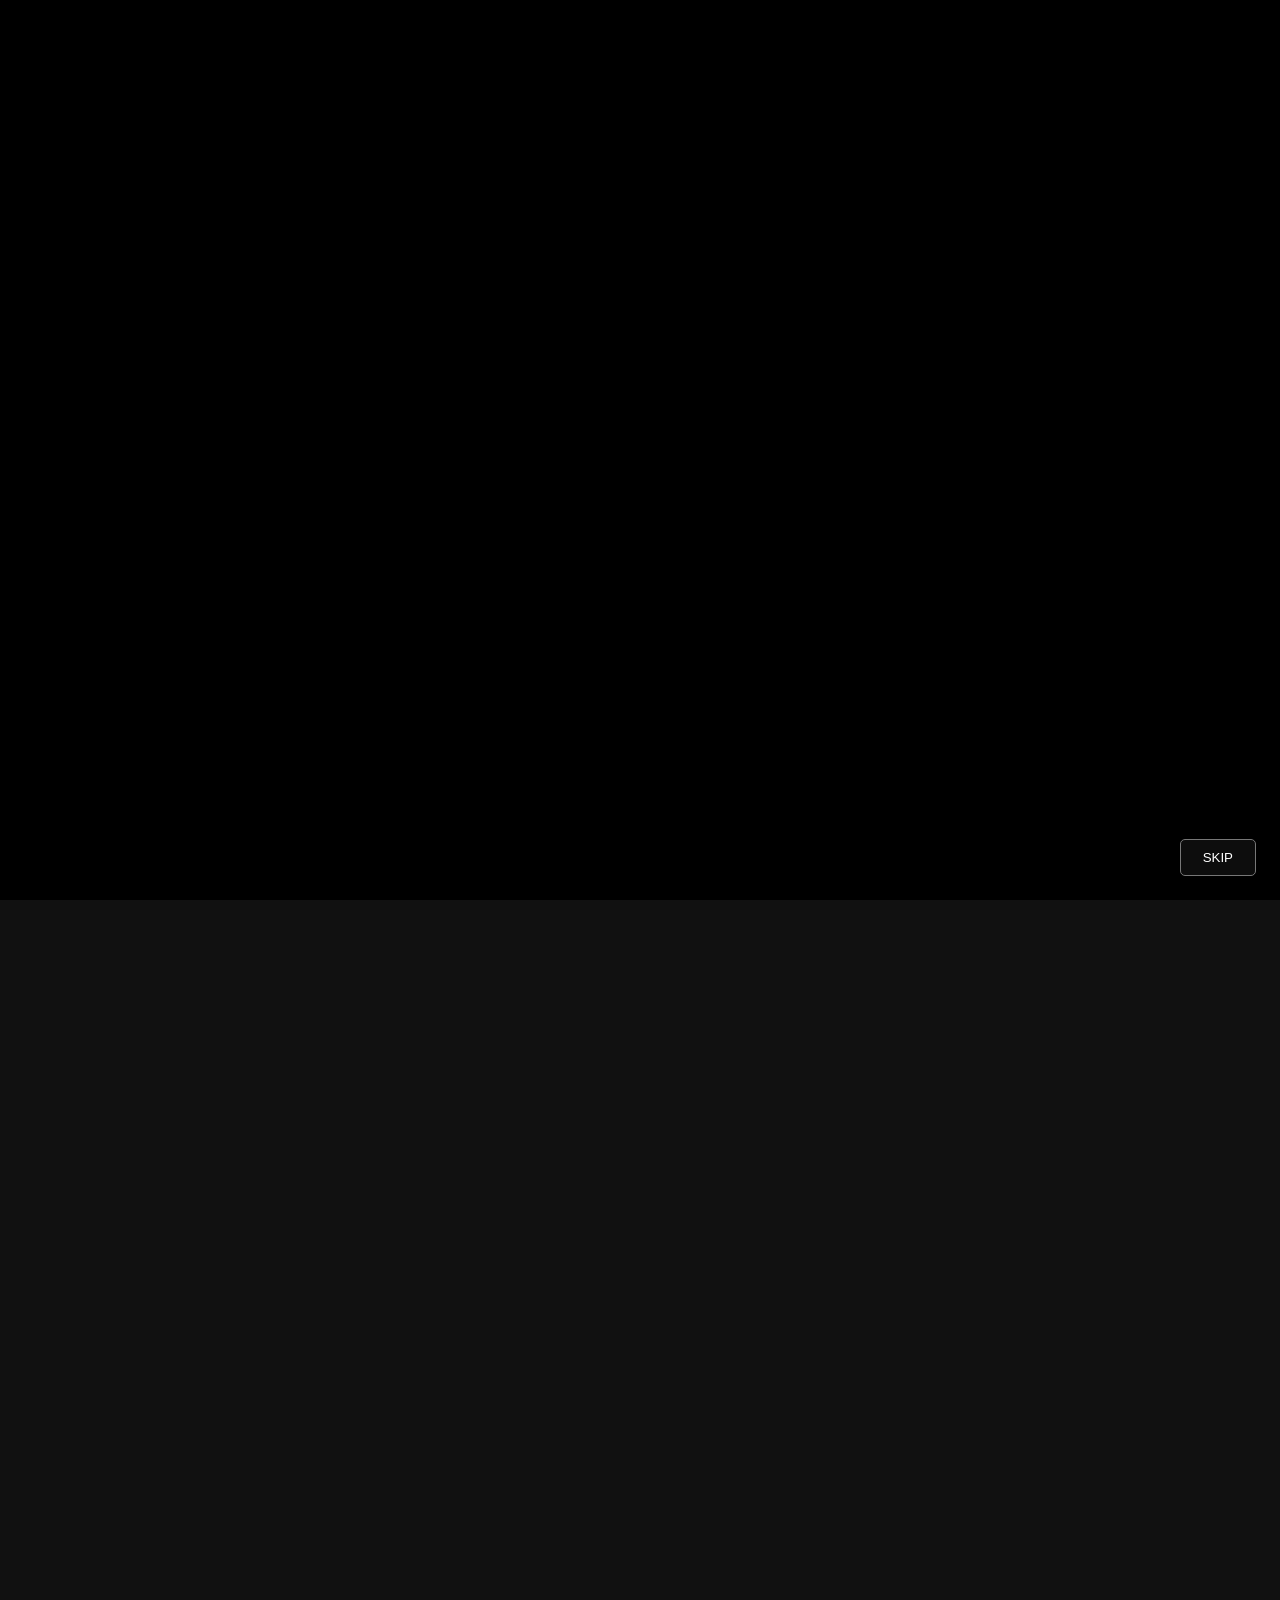
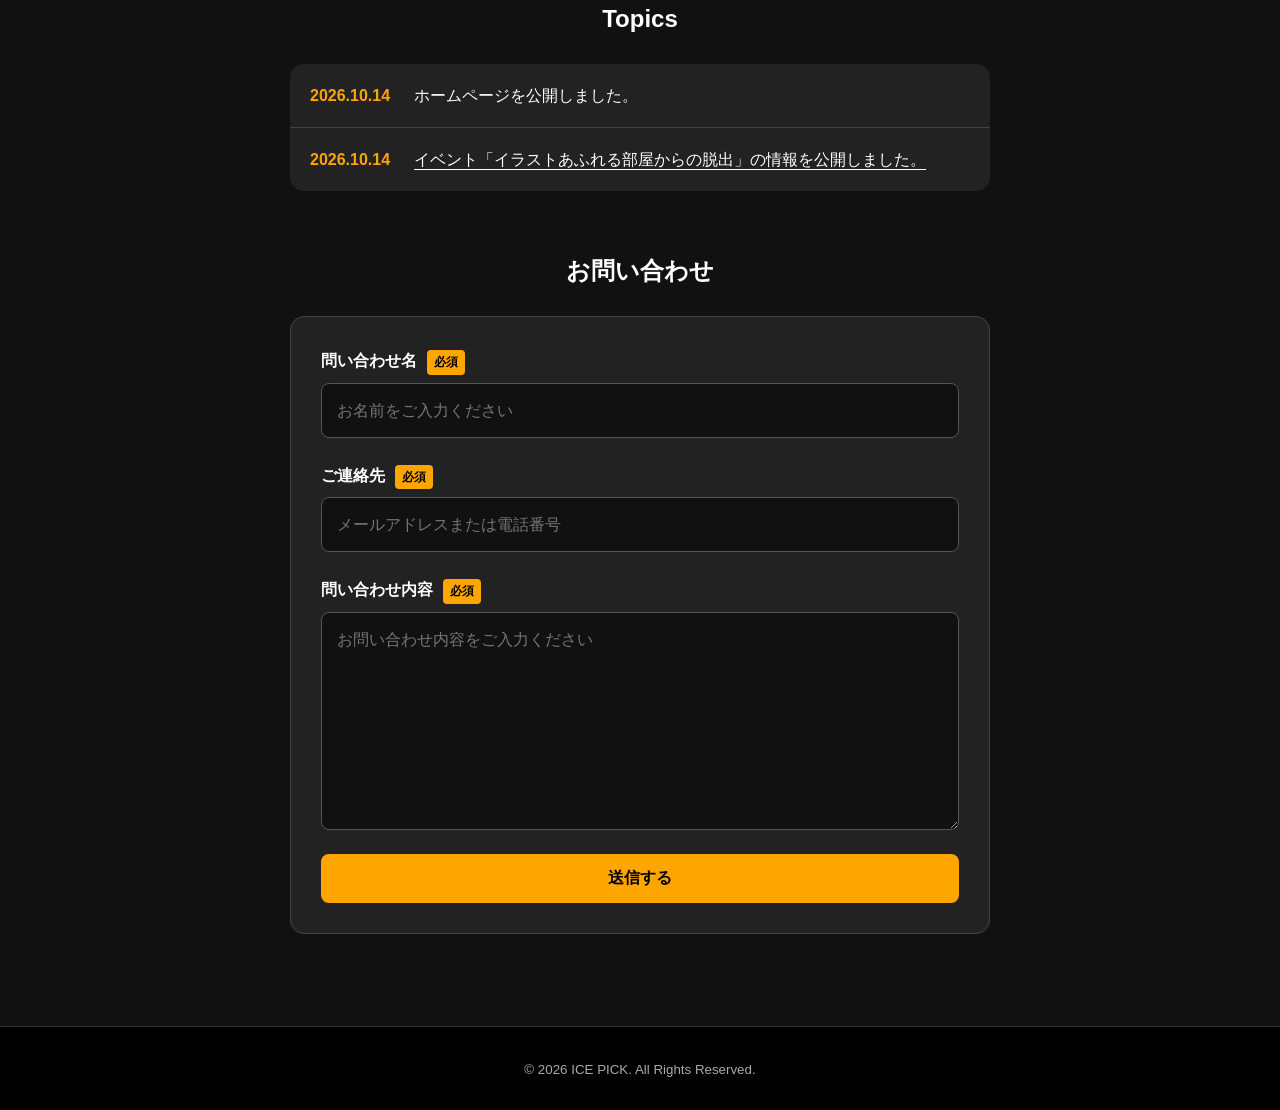
<file: index.html>
<!doctype html>
<html lang="ja">
<head>
    <meta charset="utf-8">
    <meta name="viewport" content="width=device-width, initial-scale=1">
    <title>ホーム | ICE PICK</title>
    <link rel="stylesheet" href="css/style.css">
</head>
<body>
    <!-- 初回アクセス時に表示するウェルカム動画です。 -->
    <div id="welcome-screen" class="welcome-screen" aria-label="ICE PICK ウェルカム動画">
        <video id="welcome-video" class="welcome-video" autoplay muted playsinline preload="auto">
            <source src="videos/welcome.mp4" type="video/mp4">
        </video>
        <button id="welcome-skip" class="welcome-skip" type="button">SKIP</button>
    </div>

    <!-- 共通ヘッダーの表示場所です。 -->
    <div id="common-header"></div>

    <!-- ホームページの主要コンテンツです。 -->
    <main class="content">
        <!-- 最新イベントの見出し専用スライド領域です。 -->
        <div class="latest-title-slide latest-intro-pending">
            <h1 class="latest-event-title">最新イベント</h1>
        </div>

        <!-- 最新イベントカード専用スライド領域です。 -->
        <div class="latest-card-slide latest-intro-pending">
            <article class="card latest-event-card">
                <a href="event1.html">
                    <img src="images/event1.jpg" alt="イラストあふれる部屋からの脱出">
                    <h2>詳細を見る</h2>
                </a>
            </article>
        </div>

        <section class="news-section scroll-reveal scroll-reveal-right" id="news">
            <h2 class="latest-news-title">Topics</h2>

            <div class="news-list">
                <article class="news-item">
                    <time datetime="2026-10-14">2026.10.14</time>
                    <p>ホームページを公開しました。</p>
                </article>

                <article class="news-item">
                    <time datetime="2026-10-14">2026.10.14</time>
                    <a href="event1.html" class="news-link">イベント「イラストあふれる部屋からの脱出」の情報を公開しました。</a>
                </article>
            </div>
        </section>

        <section class="contact-section scroll-reveal scroll-reveal-up">
            <h2 class="contact-title">お問い合わせ</h2>

            <form class="contact-form">
                <div class="form-group">
                    <label for="home-contact-name">問い合わせ名 <span class="required-label">必須</span></label>
                    <input id="home-contact-name" name="contact-name" type="text" placeholder="お名前をご入力ください" required>
                </div>

                <div class="form-group">
                    <label for="home-contact-address">ご連絡先 <span class="required-label">必須</span></label>
                    <input id="home-contact-address" name="contact-address" type="text" placeholder="メールアドレスまたは電話番号" required>
                </div>

                <div class="form-group">
                    <label for="home-contact-message">問い合わせ内容 <span class="required-label">必須</span></label>
                    <textarea id="home-contact-message" name="contact-message" rows="7" placeholder="お問い合わせ内容をご入力ください" required></textarea>
                </div>

                <button class="contact-submit" type="submit">送信する</button>
                <p class="form-message" aria-live="polite"></p>
            </form>
        </section>
    </main>

    <!-- 共通フッターの表示場所です。 -->
    <div id="common-footer"></div>

    <!-- JavaScriptを読み込みます。 -->
    <script src="js/header.js"></script>
    <script src="js/footer.js"></script>
    <script src="js/contact-form.js"></script>
    <script src="js/welcome.js"></script>
    <script src="js/scroll-animation.js"></script>
</body>
</html>
</file>
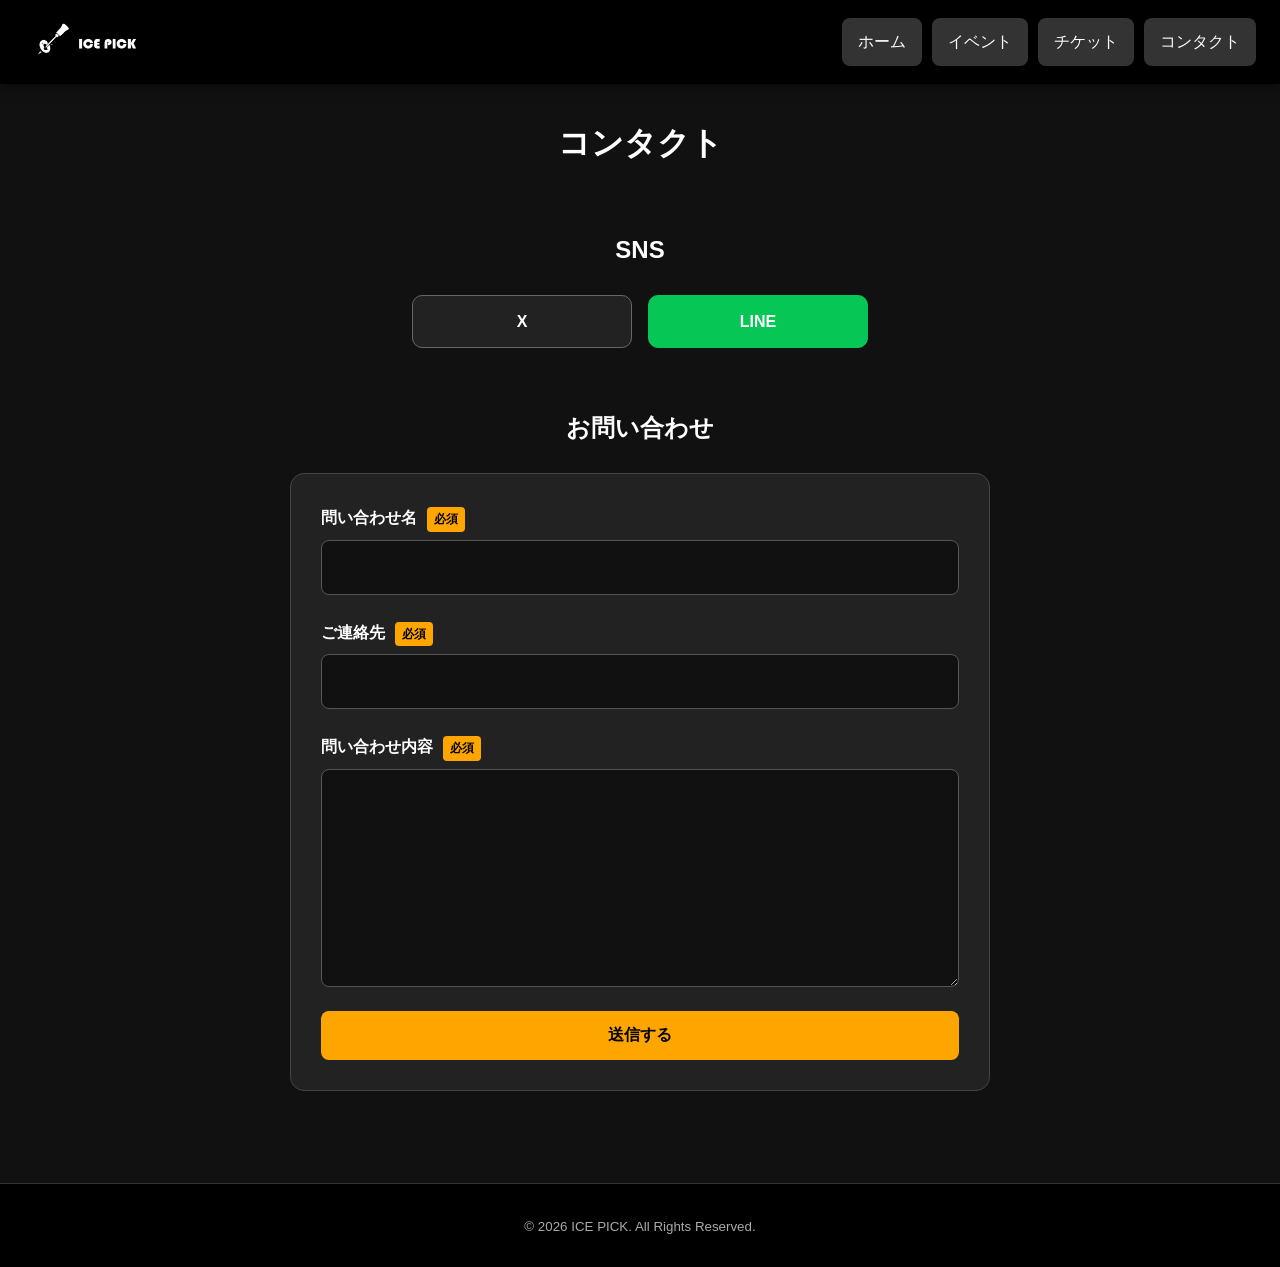
<file: contact.html>
<!doctype html>
<html lang="ja">
<head>
    <meta charset="utf-8">
    <meta name="viewport" content="width=device-width, initial-scale=1">
    <title>コンタクト | ICE PICK</title>
    <link rel="stylesheet" href="css/style.css">
</head>
<body>
    <div id="common-header"></div>
    <main class="content">
        <h1 class="page-title">コンタクト</h1>
        <section class="social-section">
            <h2 class="social-title">SNS</h2>
            <div class="social-buttons">
                <a class="social-button x-button" href="https://x.com/" target="_blank" rel="noopener noreferrer">X</a>
                <a class="social-button line-button" href="https://line.me/" target="_blank" rel="noopener noreferrer">LINE</a>
            </div>
        </section>
        <section class="contact-section">
            <h2 class="contact-title">お問い合わせ</h2>
            <form class="contact-form">
                <div class="form-group"><label for="contact-name">問い合わせ名 <span class="required-label">必須</span></label><input id="contact-name" name="contact-name" type="text" required></div>
                <div class="form-group"><label for="contact-address">ご連絡先 <span class="required-label">必須</span></label><input id="contact-address" name="contact-address" type="text" required></div>
                <div class="form-group"><label for="contact-message">問い合わせ内容 <span class="required-label">必須</span></label><textarea id="contact-message" name="contact-message" rows="7" required></textarea></div>
                <button class="contact-submit" type="submit">送信する</button>
                <p class="form-message" aria-live="polite"></p>
            </form>
        </section>
    </main>
    <div id="common-footer"></div>
    <script src="js/header.js"></script>
    <script src="js/footer.js"></script>
    <script src="js/contact-form.js"></script>
<!-- スクロール演出です。 -->
 <script src="js/scroll-animation.js"></script>
</body>
</html>
</file>
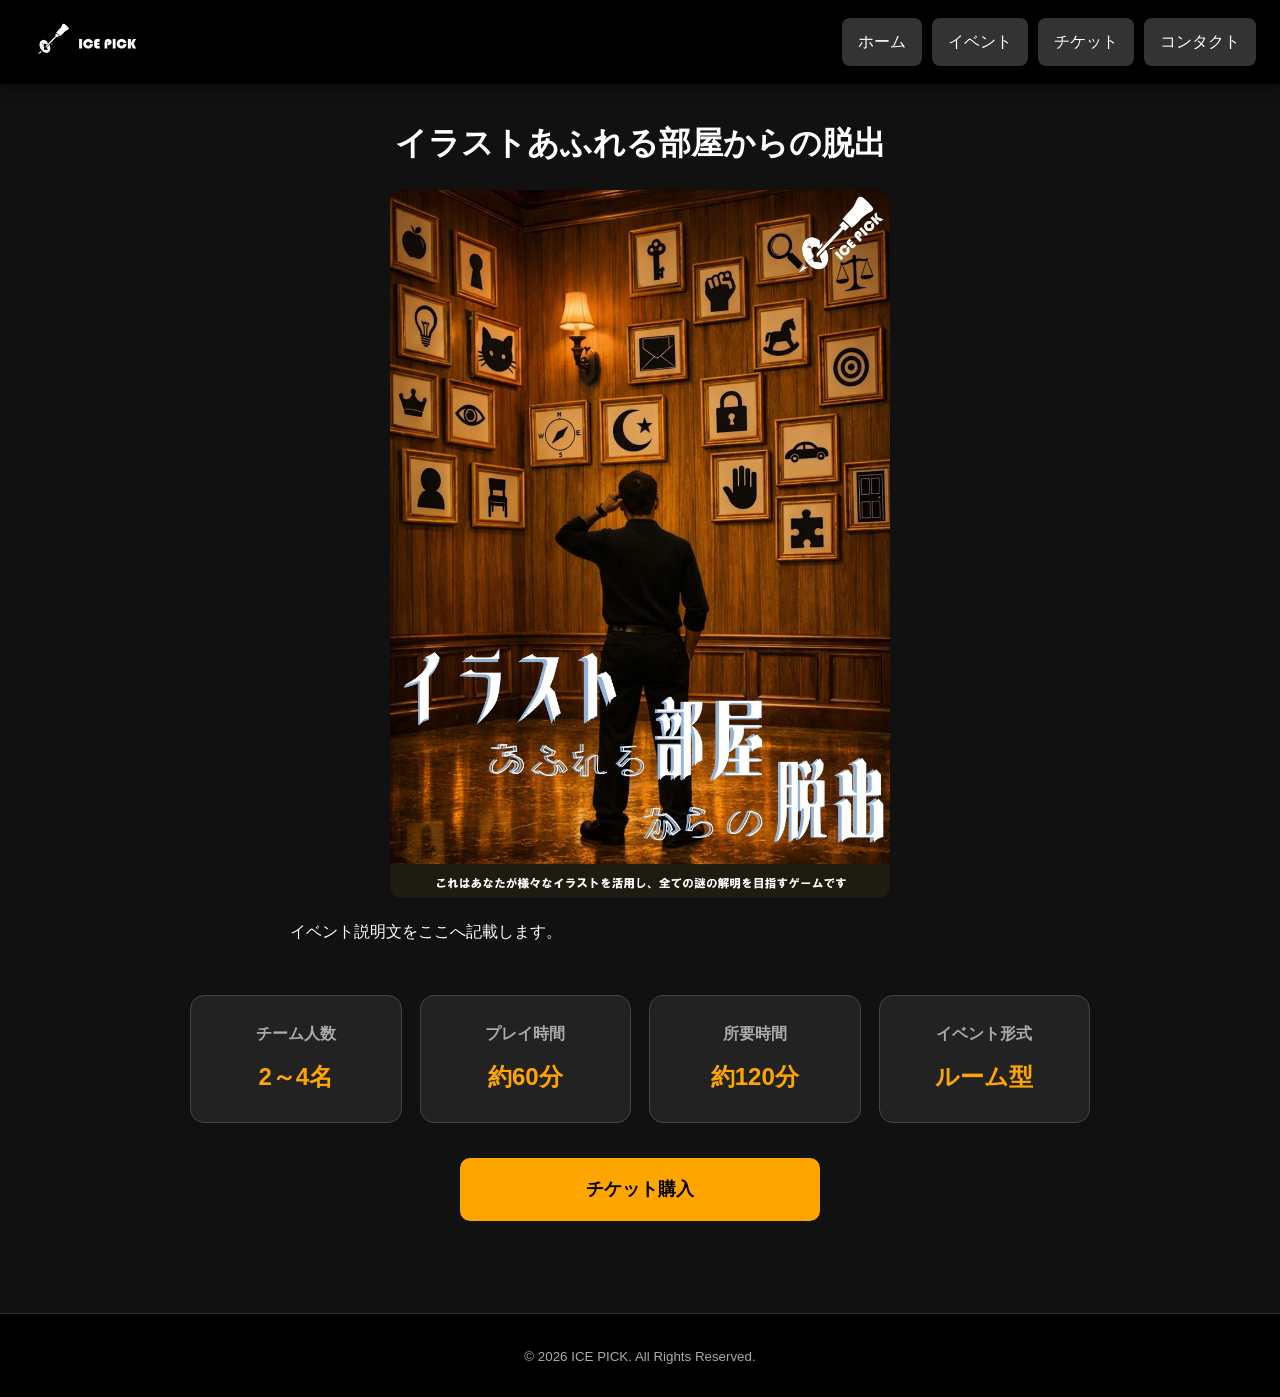
<file: event1.html>
<!doctype html>
<html lang="ja">
<head>
    <meta charset="utf-8">
    <meta name="viewport" content="width=device-width, initial-scale=1">
    <title>イラストあふれる部屋からの脱出 | ICE PICK</title>
    <link rel="stylesheet" href="css/style.css">
</head>
<body>
    <div id="common-header"></div>
    <main class="content">
        <h1 class="event-detail-title">イラストあふれる部屋からの脱出</h1>
        <img class="event-detail-image" src="images/event1.jpg" alt="イベント画像">
        <p class="description">イベント説明文をここへ記載します。</p>
        <section class="event-information">
            <div class="event-information-grid">
                <article class="event-information-card"><h2 class="event-information-label">チーム人数</h2><p class="event-information-value">2～4名</p></article>
                <article class="event-information-card"><h2 class="event-information-label">プレイ時間</h2><p class="event-information-value">約60分</p></article>
                <article class="event-information-card"><h2 class="event-information-label">所要時間</h2><p class="event-information-value">約120分</p></article>
                <article class="event-information-card"><h2 class="event-information-label">イベント形式</h2><p class="event-information-value">ルーム型</p></article>
            </div>
            <a class="ticket-purchase-button" href="https://www.google.com/" target="_blank" rel="noopener noreferrer">チケット購入</a>
        </section>
    </main>
    <div id="common-footer"></div>
    <script src="js/header.js"></script>
    <script src="js/footer.js"></script>
<!-- スクロール演出です。 -->
 <script src="js/scroll-animation.js"></script>
</body>
</html>
</file>
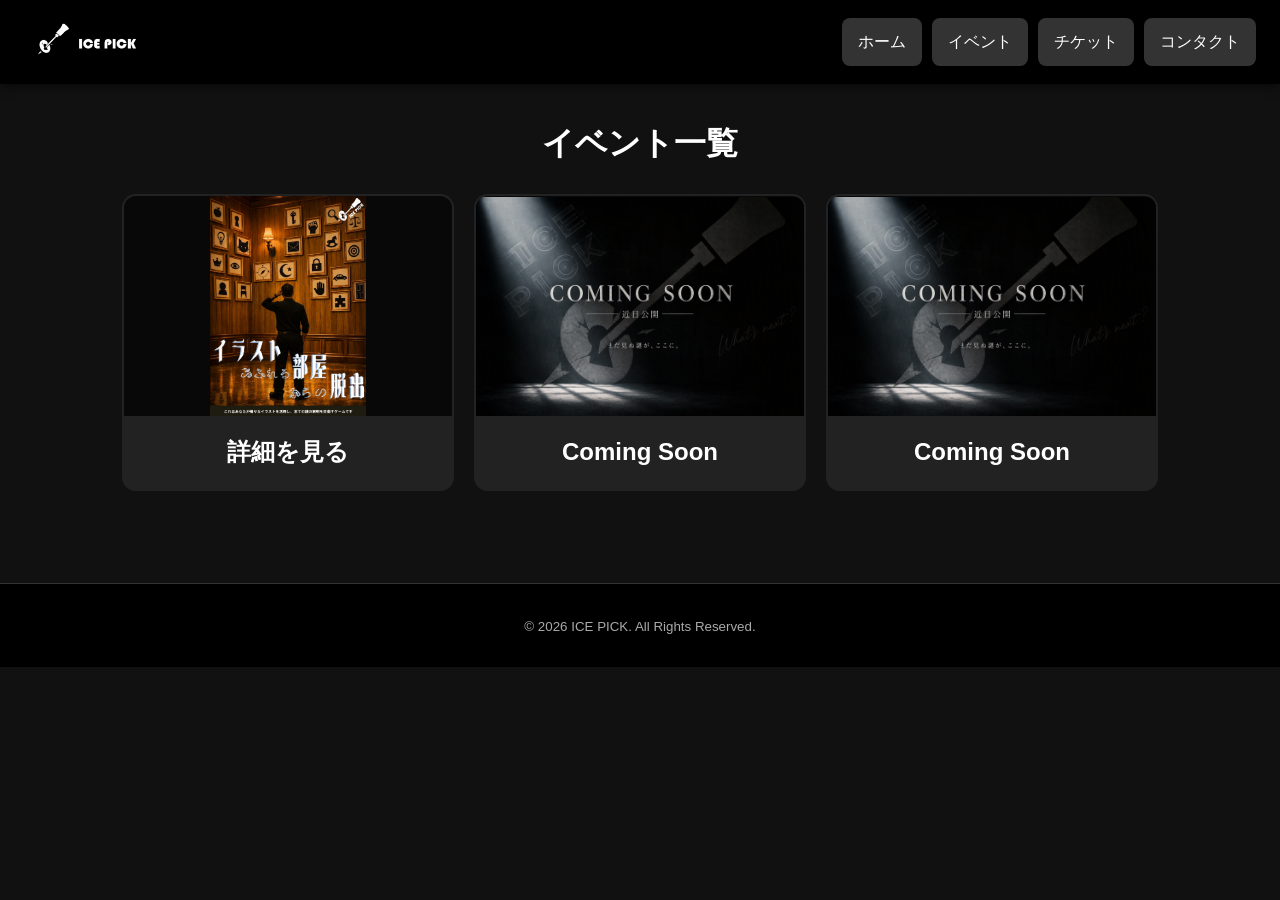
<file: events.html>
<!doctype html>
<html lang="ja">
<head>
    <meta charset="utf-8">
    <meta name="viewport" content="width=device-width, initial-scale=1">
    <title>イベント一覧 | ICE PICK</title>
    <link rel="stylesheet" href="css/style.css">
</head>
<body>
    <div id="common-header"></div>
    <main class="content">
        <h1 class="page-title">イベント一覧</h1>
        <div class="event-grid">
            <article class="card"><a href="event1.html"><img src="images/event1.jpg" alt="イベント1"><h2>詳細を見る</h2></a></article>
            <article class="card"><img src="images/coming-soon.png" alt="Coming Soon"><h2>Coming Soon</h2></article>
            <article class="card"><img src="images/coming-soon.png" alt="Coming Soon"><h2>Coming Soon</h2></article>
        </div>
    </main>
    <div id="common-footer"></div>
    <script src="js/header.js"></script>
    <script src="js/footer.js"></script>
<!-- スクロール演出です。 -->
 <script src="js/scroll-animation.js"></script>

</body></html>
</file>
<file: css/style.css>
* { margin: 0; padding: 0; box-sizing: border-box; }
body { font-family: "Yu Gothic", sans-serif; background: #111; color: #fff; line-height: 1.7; }
img { max-width: 100%; }
.site-header { position: sticky; top: 0; z-index: 1000; display: flex; align-items: center; justify-content: space-between; width: 100%; padding: 12px 24px; background: #000; box-shadow: 0 3px 10px rgba(0,0,0,.5); }
.header-left { display: flex; align-items: center; gap: 12px; }
.logo-link { display: block; line-height: 0; }
.logo { display: block; width: auto; height: 60px; }
.nav { display: flex; gap: 10px; }
.nav a { padding: 10px 16px; color: #fff; background: #333; text-decoration: none; border-radius: 8px; }
.nav a:hover { color: #000; background: orange; }
.menu-btn { display: none; padding: 6px; color: #fff; background: none; border: 0; font-size: 30px; cursor: pointer; }
.content { width: 100%; max-width: 1100px; margin: 0 auto; padding: 32px; }
.page-title, .latest-event-title, .event-detail-title, .contact-title, .social-title { text-align: center; }
.latest-event-title { margin-bottom: 24px; }
.card { overflow: hidden; background: #222; border: 2px solid transparent; border-radius: 14px; }
.card a { display: block; color: #fff; text-decoration: none; }
.card img { display: block; width: 100%; height: 220px; object-fit: contain; background: #080808; }
.card h2, .card h3 { padding: 16px; text-align: center; }
.card.latest-event-card { width: 100%; max-width: 900px; margin: 0 auto; }
.card.latest-event-card img { width: 100%; height: auto; }
.event-grid { display: grid; grid-template-columns: repeat(auto-fit,minmax(260px,1fr)); gap: 20px; margin-top: 24px; }
.news-section { width: 100%; max-width: 700px; margin: 60px auto 0; }
.latest-news-title { margin-bottom: 24px; text-align: center; }
.news-list { overflow: hidden; background: #222; border-radius: 14px; }
.news-item { display: flex; align-items: center; gap: 24px; padding: 18px 20px; border-bottom: 1px solid #444; }
.news-item:last-child { border-bottom: 0; }
.news-item time { flex-shrink: 0; color: orange; font-weight: 700; }
.news-link { color: #fff; text-decoration: underline; text-underline-offset: 4px; }
.description { max-width: 700px; margin: 20px auto; }
.event-detail-image { display: block; width: 100%; max-width: 500px; height: auto; margin: 20px auto; border-radius: 12px; }
.event-information { width: 100%; max-width: 900px; margin: 50px auto 0; }
.event-information-grid { display: grid; grid-template-columns: repeat(4,1fr); gap: 18px; }
.event-information-card { padding: 24px 16px; text-align: center; background: #222; border: 1px solid #444; border-radius: 14px; }
.event-information-label { margin-bottom: 10px; color: #aaa; font-size: 16px; }
.event-information-value { color: orange; font-size: 24px; font-weight: 700; }
.ticket-purchase-button { display: flex; align-items: center; justify-content: center; width: 100%; max-width: 360px; min-height: 58px; margin: 35px auto 0; padding: 14px 24px; color: #000; background: orange; border-radius: 10px; text-decoration: none; font-size: 18px; font-weight: 700; }
.contact-section, .social-section { width: 100%; max-width: 700px; margin: 60px auto 0; }
.contact-title, .social-title { margin-bottom: 24px; }
.contact-form { width: 100%; padding: 30px; background: #222; border: 1px solid #444; border-radius: 14px; }
.form-group { margin-bottom: 24px; }
.form-group label { display: block; margin-bottom: 8px; font-weight: 700; }
.required-label { display: inline-block; margin-left: 6px; padding: 2px 7px; color: #000; background: orange; border-radius: 4px; font-size: 12px; }
.form-group input, .form-group textarea { display: block; width: 100%; padding: 13px 15px; color: #fff; background: #111; border: 1px solid #555; border-radius: 8px; font: inherit; }
.contact-submit { display: block; width: 100%; padding: 14px 20px; color: #000; background: orange; border: 0; border-radius: 8px; font-size: 16px; font-weight: 700; cursor: pointer; }
.form-message { display: none; margin-top: 20px; padding: 14px; text-align: center; border-radius: 8px; }
.form-message.is-success { display: block; color: #d8ffd8; background: #173d22; border: 1px solid #4caf50; }
.social-buttons { display: flex; justify-content: center; gap: 16px; }
.social-button { display: flex; align-items: center; justify-content: center; width: 220px; min-height: 52px; padding: 12px 20px; color: #fff; text-decoration: none; border-radius: 10px; font-weight: 700; }
.x-button { background: #222; border: 1px solid #666; }
.line-button { background: #06c755; border: 1px solid #06c755; }
.site-footer { width: 100%; margin-top: 60px; padding: 28px 20px; color: #aaa; background: #000; border-top: 1px solid #333; text-align: center; }

/* Welcome */
.welcome-screen { position: fixed; inset: 0; z-index: 9999; display: grid; place-items: center; overflow: hidden; background: #000; opacity: 1; visibility: visible; transition: opacity .7s ease, visibility .7s ease; }
.welcome-screen.is-finished { opacity: 0; visibility: hidden; pointer-events: none; }
.welcome-animation { position: relative; width: min(90vw,720px); height: min(80vh,620px); }
.welcome-cube { position: absolute; top: 50%; left: 50%; width: 210px; height: 210px; opacity: 0; transform: translate(-50%,-42%) scale(.65); animation: cube-appear 1s ease .2s forwards; }
.cube-face { position: absolute; background: #eef3fb; border: 5px solid #fff; box-shadow: inset 0 0 28px rgba(120,135,160,.45); }
.cube-front { top: 45px; left: 20px; width: 170px; height: 165px; clip-path: polygon(0 0,52% 18%,100% 0,100% 78%,52% 100%,0 78%); }
.cube-top { top: 0; left: 20px; width: 170px; height: 80px; clip-path: polygon(0 56%,52% 0,100% 56%,52% 100%); }
.cube-right { top: 45px; right: 0; width: 85px; height: 165px; background: #cfd5df; opacity: .7; clip-path: polygon(0 18%,100% 0,100% 78%,0 100%); }
.cube-crack { position: absolute; top: 82px; left: 95px; width: 12px; height: 12px; opacity: 0; background: #111; clip-path: polygon(50% 0,64% 37%,100% 24%,74% 53%,100% 86%,59% 69%,43% 100%,38% 65%,0 82%,29% 51%,4% 23%,40% 37%); animation: crack-appear .28s ease 2.05s forwards; }
.welcome-pick { position: absolute; top: 7%; left: 65%; width: 270px; height: 105px; opacity: 0; transform: translate(140px,-120px) rotate(-48deg); transform-origin: 12% 50%; animation: pick-strike 1.15s cubic-bezier(.7,0,.25,1) 1.05s forwards; }
.pick-handle { position: absolute; top: 18px; right: 0; width: 112px; height: 68px; background: #fff; clip-path: polygon(8% 20%,80% 0,100% 28%,90% 75%,25% 100%,0 72%); }
.pick-shaft { position: absolute; top: 47px; left: 42px; width: 135px; height: 9px; background: #fff; }
.pick-tip { position: absolute; top: 41px; left: 5px; width: 48px; height: 20px; background: #fff; clip-path: polygon(100% 28%,100% 72%,0 50%); }
.ice-particles { position: absolute; top: 47%; left: 49%; }
.particle { position: absolute; width: 20px; height: 20px; opacity: 0; background: #fff; clip-path: polygon(50% 0,100% 100%,0 72%); }
.particle-1 { animation: p1 .65s ease-out 2.05s forwards; }
.particle-2 { animation: p2 .65s ease-out 2.05s forwards; }
.particle-3 { animation: p3 .65s ease-out 2.05s forwards; }
.particle-4 { animation: p4 .65s ease-out 2.05s forwards; }
.welcome-final-logo { position: absolute; top: 50%; left: 50%; z-index: 10; display: block; width: min(76vw,560px); max-height: 72vh; object-fit: contain; opacity: 0; visibility: hidden; transform: translate(-50%,-50%) scale(.82); transition: opacity .45s ease, transform .45s ease; }
.welcome-screen.show-logo .welcome-cube, .welcome-screen.show-logo .welcome-pick, .welcome-screen.show-logo .ice-particles { opacity: 0; visibility: hidden; }
.welcome-screen.show-logo .welcome-final-logo { opacity: 1; visibility: visible; transform: translate(-50%,-50%) scale(1); }
.welcome-skip { position: absolute; right: 24px; bottom: 24px; z-index: 20; padding: 10px 22px; color: #fff; background: rgba(255,255,255,.05); border: 1px solid #777; border-radius: 5px; cursor: pointer; }
@keyframes cube-appear { to { opacity: 1; transform: translate(-50%,-42%) scale(1); } }
@keyframes pick-strike { 0% { opacity: 0; transform: translate(140px,-120px) rotate(-48deg); } 25% { opacity: 1; } 100% { opacity: 1; transform: translate(-98px,104px) rotate(-48deg); } }
@keyframes crack-appear { to { opacity: 1; transform: scale(5.5); } }
@keyframes p1 { 20% { opacity: 1; } to { opacity: 0; transform: translate(-125px,-95px) rotate(150deg); } }
@keyframes p2 { 20% { opacity: 1; } to { opacity: 0; transform: translate(125px,-85px) rotate(-180deg); } }
@keyframes p3 { 20% { opacity: 1; } to { opacity: 0; transform: translate(-145px,45px) rotate(220deg); } }
@keyframes p4 { 20% { opacity: 1; } to { opacity: 0; transform: translate(145px,55px) rotate(-230deg); } }

@media (max-width: 800px) {
    .site-header { padding: 10px 14px; }
    .logo { height: 50px; }
    .menu-btn { display: block; }
    .nav { display: none; position: absolute; top: 76px; right: 10px; flex-direction: column; width: 220px; padding: 12px; background: #000; border-radius: 10px; }
    .nav.active { display: flex; }
    .content { padding: 24px 16px; }
    .news-item { align-items: flex-start; flex-direction: column; gap: 4px; }
    .event-detail-title { font-size: clamp(16px,5vw,24px); white-space: nowrap; }
    .event-information-grid { grid-template-columns: 1fr; gap: 12px; }
    .social-buttons { flex-direction: column; align-items: center; }
    .social-button { width: 100%; max-width: 320px; }
    .welcome-final-logo { width: 86vw; }
}

/* ========================================
   リンク・ボタンのマウスオーバー演出
======================================== */

/* リンク付きカードの基本状態です。 */
.card:has(a) {
    transition:
        background-color 0.3s ease,
        border-color 0.3s ease,
        transform 0.3s ease,
        box-shadow 0.3s ease;
}

/* リンク付きカードへマウスを乗せた状態です。 */
.card:has(a):hover {
    background-color: #2f2f2f;
    border-color: orange;

    /* カードを少し上へ移動します。 */
    transform: translateY(-5px);

    /* オレンジ色の影を付けます。 */
    box-shadow:
        0 10px 25px
        rgba(255, 165, 0, 0.25);
}

/* カード内の画像の基本状態です。 */
.card a img {
    transition:
        transform 0.3s ease,
        opacity 0.3s ease;
}

/* カードへマウスを乗せたとき、画像を少し拡大します。 */
.card:has(a):hover img {
    opacity: 0.88;
    transform: scale(1.03);
}

/* カード内タイトルの基本状態です。 */
.card h2,
.card h3 {
    transition:
        color 0.3s ease,
        transform 0.3s ease;
}

/* カードへマウスを乗せたとき、タイトルを変化させます。 */
.card:has(a):hover h2,
.card:has(a):hover h3 {
    color: orange;
    transform: translateY(-2px);
}

/* ========================================
   ヘッダーナビゲーション
======================================== */

/* ナビゲーションボタンの動きを設定します。 */
.nav a {
    transition:
        color 0.25s ease,
        background-color 0.25s ease,
        transform 0.25s ease,
        box-shadow 0.25s ease;
}

/* ナビゲーションへマウスを乗せた状態です。 */
.nav a:hover {
    color: #000;
    background-color: orange;
    transform: translateY(-3px);

    box-shadow:
        0 6px 14px
        rgba(255, 165, 0, 0.25);
}

/* ========================================
   チケット購入ボタン
======================================== */

/* チケット購入ボタンの基本状態です。 */
.ticket-purchase-button {
    border: 2px solid orange;

    transition:
        color 0.3s ease,
        background-color 0.3s ease,
        transform 0.3s ease,
        box-shadow 0.3s ease;
}

/* チケット購入ボタンへマウスを乗せた状態です。 */
.ticket-purchase-button:hover {
    color: orange;
    background-color: transparent;

    transform: translateY(-4px);

    box-shadow:
        0 9px 22px
        rgba(255, 165, 0, 0.3);
}

/* ========================================
   お問い合わせ送信ボタン
======================================== */

/* 送信ボタンの基本状態です。 */
.contact-submit {
    transition:
        background-color 0.3s ease,
        transform 0.3s ease,
        box-shadow 0.3s ease;
}

/* 送信ボタンへマウスを乗せた状態です。 */
.contact-submit:hover {
    background-color: #ffc04d;

    transform: translateY(-3px);

    box-shadow:
        0 8px 18px
        rgba(255, 165, 0, 0.25);
}

/* ボタンを押している間の状態です。 */
.contact-submit:active,
.ticket-purchase-button:active {
    transform: translateY(0) scale(0.98);
}

/* ========================================
   SNSボタン
======================================== */

/* SNSボタンの基本状態です。 */
.social-button {
    transition:
        opacity 0.3s ease,
        transform 0.3s ease,
        box-shadow 0.3s ease;
}

/* SNSボタンへマウスを乗せた状態です。 */
.social-button:hover {
    opacity: 0.85;
    transform: translateY(-4px);

    box-shadow:
        0 8px 20px
        rgba(255, 255, 255, 0.15);
}

/* ========================================
   Topicsリンク
======================================== */

/* Topics内リンクの基本状態です。 */
.news-link {
    transition:
        color 0.25s ease,
        text-decoration-color 0.25s ease;
}

/* Topics内リンクへマウスを乗せた状態です。 */
.news-link:hover {
    color: orange;
    text-decoration-color: orange;
}

/* ========================================
   ロゴ
======================================== */

/* ヘッダーロゴの基本状態です。 */
.logo-link {
    transition:
        opacity 0.25s ease,
        transform 0.25s ease;
}

/* ロゴへマウスを乗せた状態です。 */
.logo-link:hover {
    opacity: 0.8;
    transform: scale(1.04);
}

/* ========================================
   ウェルカム画面のSKIPボタン
======================================== */

/* SKIPボタンの基本状態です。 */
.welcome-skip {
    transition:
        color 0.25s ease,
        background-color 0.25s ease,
        border-color 0.25s ease,
        transform 0.25s ease;
}

/* SKIPボタンへマウスを乗せた状態です。 */
.welcome-skip:hover {
    color: #000;
    background-color: #fff;
    border-color: #fff;
    transform: translateY(-3px);
}

/* ========================================
   キーボード操作時の表示
======================================== */

/* キーボードでリンクやボタンを選択した状態です。 */
a:focus-visible,
button:focus-visible,
input:focus-visible,
textarea:focus-visible {
    outline: 3px solid orange;
    outline-offset: 4px;
}
/* ========================================
   最新イベント専用スライドイン演出
======================================== */
.latest-title-slide.latest-intro-pending {
    opacity: 0;
    transform: translateX(-65px);
}

.latest-card-slide.latest-intro-pending {
    opacity: 0;
    transform: translateY(55px);
}

.latest-title-slide,
.latest-card-slide {
    transition:
        opacity 1s ease,
        transform 1s cubic-bezier(0.16, 1, 0.3, 1);
    will-change: opacity, transform;
}

.latest-title-slide.latest-intro-pending.is-visible,
.latest-card-slide.latest-intro-pending.is-visible {
    opacity: 1;
    transform: translate(0, 0);
}

.latest-card-slide {
    width: 100%;
}

@media (prefers-reduced-motion: reduce) {
    .latest-title-slide.latest-intro-pending,
    .latest-card-slide.latest-intro-pending {
        transform: none;
        transition: none;
    }
}

/* ========================================
   スクロール時のスライドイン演出
======================================== */

/*
   JavaScriptが正常に動いた場合だけ、
   対象要素を演出前の状態にします。
*/
.scroll-animation-ready .scroll-reveal {
    opacity: 0;

    transition:
        opacity 0.75s ease,
        transform 0.75s
        cubic-bezier(0.16, 1, 0.3, 1);
}

/* 下から上へ表示する要素です。 */
.scroll-animation-ready .scroll-reveal-up {
    transform: translateY(55px);
}

/* 左から右へ表示する要素です。 */
.scroll-animation-ready .scroll-reveal-left {
    transform: translateX(-65px);
}

/* 右から左へ表示する要素です。 */
.scroll-animation-ready .scroll-reveal-right {
    transform: translateX(65px);
}

/* 画面内へ入った後の状態です。 */
.scroll-animation-ready .scroll-reveal.is-visible {
    opacity: 1;
    transform: translate(0, 0);
}

/* 複数要素を少しずつ遅らせる設定です。 */
.scroll-delay-1 {
    transition-delay: 0.1s !important;
}

.scroll-delay-2 {
    transition-delay: 0.2s !important;
}

.scroll-delay-3 {
    transition-delay: 0.3s !important;
}

.scroll-delay-4 {
    transition-delay: 0.4s !important;
}

/*
   動きを減らす設定を利用している場合は、
   移動アニメーションを無効にします。
*/
@media (prefers-reduced-motion: reduce) {
    .scroll-animation-ready .scroll-reveal {
        opacity: 1;
        transform: none;
        transition: none;
    }
}


/* ========================================
   ウェルカム動画 最終設定
======================================== */
.welcome-screen {
    position: fixed;
    inset: 0;
    z-index: 9999;
    display: flex;
    align-items: center;
    justify-content: center;
    padding: 24px;
    background: #000;
    opacity: 1;
    visibility: visible;
    transition: opacity 0.5s ease, visibility 0.5s ease;
}

.welcome-screen.is-closing {
    opacity: 0;
    visibility: hidden;
    pointer-events: none;
}

.welcome-video {
    display: block;
    width: min(85vw, 1200px);
    max-height: 85vh;
    height: auto;
    object-fit: contain;
    border-radius: 15px;
}

.welcome-skip {
    position: absolute;
    right: 24px;
    bottom: 24px;
    z-index: 2;
}

@media (max-width: 800px) {
    .welcome-screen { padding: 14px; }
    .welcome-video { width: 92vw; max-height: 80vh; border-radius: 10px; }
    .welcome-skip { right: 14px; bottom: 14px; }
}
</file>
